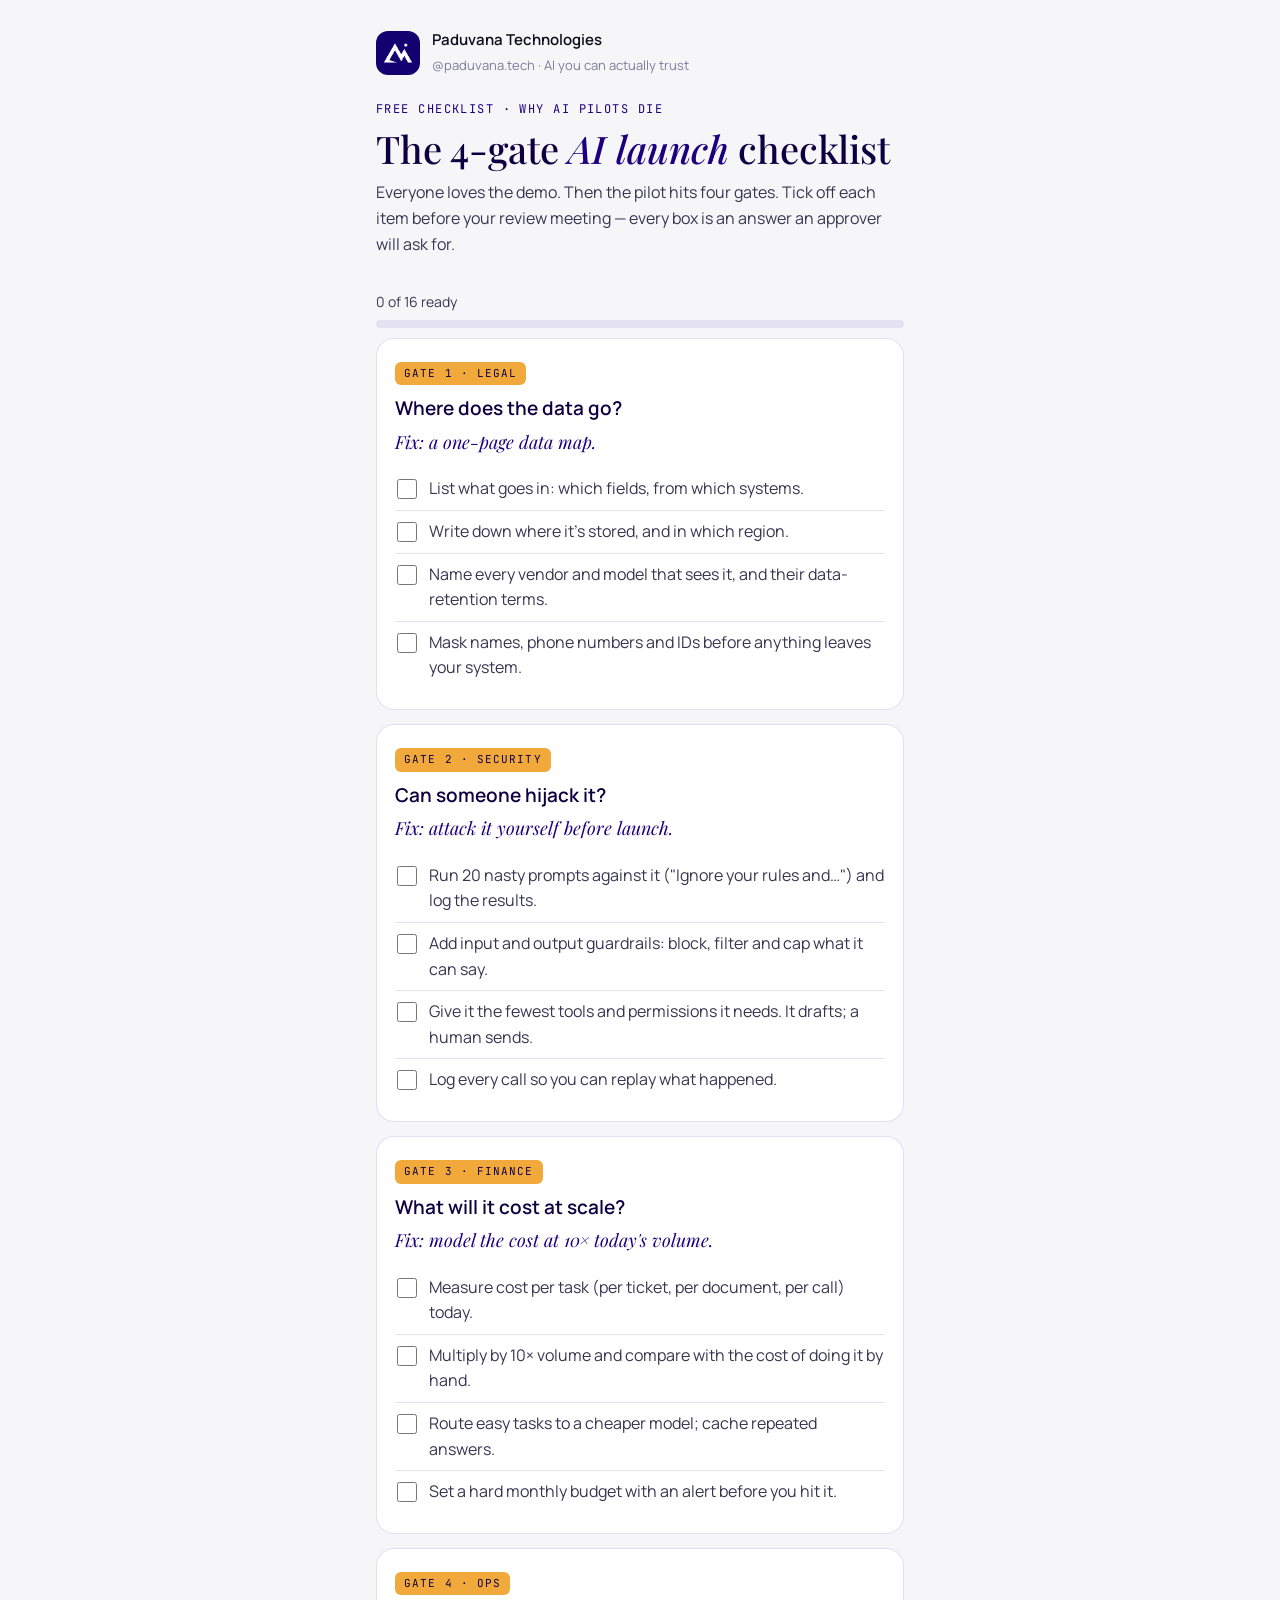
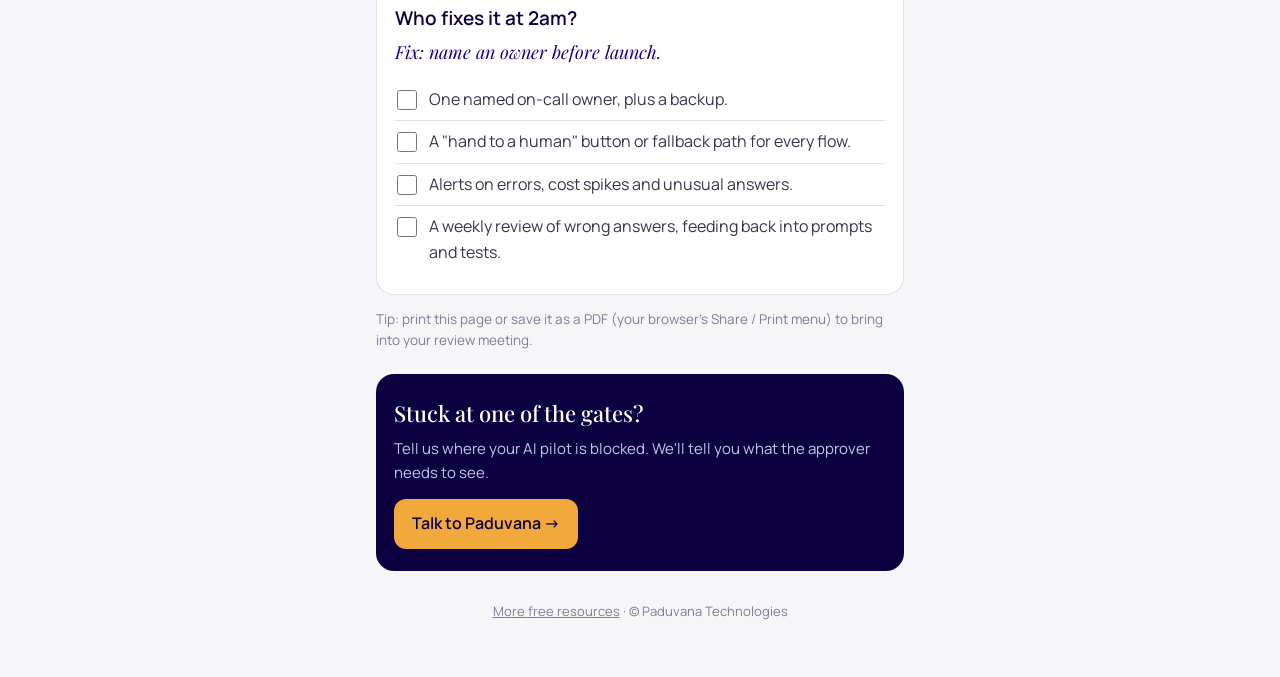
<file: gates.html>
<!DOCTYPE html><html lang="en"><head><meta charset="UTF-8"><meta name="viewport" content="width=device-width, initial-scale=1"><link rel="preconnect" href="https://fonts.googleapis.com"><link rel="preconnect" href="https://fonts.gstatic.com" crossorigin><link href="https://fonts.googleapis.com/css2?family=Playfair+Display:ital,wght@0,500;1,500&family=Manrope:wght@400;600&family=JetBrains+Mono:wght@400&display=swap" rel="stylesheet"><link rel="stylesheet" href="/links.css"><link rel="icon" href="/logo.png">
<title>The 4-Gate AI Launch Checklist · Paduvana</title><meta name="description" content="Most AI pilots don't die in the demo. They die at 4 gates: Legal, Security, Finance, Ops. A free checklist to open each one."></head><body><main class="wrap">
<a class="top" href="/ig"><img src="/logo.png" alt="Paduvana"><div><b>Paduvana Technologies</b><span>@paduvana.tech · AI you can actually trust</span></div></a>
<span class="kicker">Free checklist · Why AI pilots die</span>
<h1>The 4-gate <em>AI launch</em> checklist</h1>
<p class="lead">Everyone loves the demo. Then the pilot hits four gates. Tick off each item before your review meeting — every box is an answer an approver will ask for.</p>
<div class="progress"><span id="pc">0 of 16 ready</span><div class="bar"><i id="pb"></i></div></div>

<section class="card"><span class="tag">GATE 1 · LEGAL</span><h2>Where does the data go?</h2><p class="q">Fix: a one-page data map.</p><ul>
<li><label><input type="checkbox">List what goes in: which fields, from which systems.</label></li>
<li><label><input type="checkbox">Write down where it's stored, and in which region.</label></li>
<li><label><input type="checkbox">Name every vendor and model that sees it, and their data-retention terms.</label></li>
<li><label><input type="checkbox">Mask names, phone numbers and IDs before anything leaves your system.</label></li>
</ul></section>

<section class="card"><span class="tag">GATE 2 · SECURITY</span><h2>Can someone hijack it?</h2><p class="q">Fix: attack it yourself before launch.</p><ul>
<li><label><input type="checkbox">Run 20 nasty prompts against it ("Ignore your rules and…") and log the results.</label></li>
<li><label><input type="checkbox">Add input and output guardrails: block, filter and cap what it can say.</label></li>
<li><label><input type="checkbox">Give it the fewest tools and permissions it needs. It drafts; a human sends.</label></li>
<li><label><input type="checkbox">Log every call so you can replay what happened.</label></li>
</ul></section>

<section class="card"><span class="tag">GATE 3 · FINANCE</span><h2>What will it cost at scale?</h2><p class="q">Fix: model the cost at 10× today's volume.</p><ul>
<li><label><input type="checkbox">Measure cost per task (per ticket, per document, per call) today.</label></li>
<li><label><input type="checkbox">Multiply by 10× volume and compare with the cost of doing it by hand.</label></li>
<li><label><input type="checkbox">Route easy tasks to a cheaper model; cache repeated answers.</label></li>
<li><label><input type="checkbox">Set a hard monthly budget with an alert before you hit it.</label></li>
</ul></section>

<section class="card"><span class="tag">GATE 4 · OPS</span><h2>Who fixes it at 2am?</h2><p class="q">Fix: name an owner before launch.</p><ul>
<li><label><input type="checkbox">One named on-call owner, plus a backup.</label></li>
<li><label><input type="checkbox">A "hand to a human" button or fallback path for every flow.</label></li>
<li><label><input type="checkbox">Alerts on errors, cost spikes and unusual answers.</label></li>
<li><label><input type="checkbox">A weekly review of wrong answers, feeding back into prompts and tests.</label></li>
</ul></section>

<p class="note">Tip: print this page or save it as a PDF (your browser's Share / Print menu) to bring into your review meeting.</p>
<div class="cta"><h3>Stuck at one of the gates?</h3><p>Tell us where your AI pilot is blocked. We'll tell you what the approver needs to see.</p><a href="https://forms.gle/bspzVvcUiLCnEywM8">Talk to Paduvana →</a></div>
<footer><a href="/ig">More free resources</a> · © Paduvana Technologies</footer>
</main>
<script>
const b=[...document.querySelectorAll('input[type=checkbox]')],K='gates-v1';
let s=[];try{s=JSON.parse(localStorage.getItem(K)||'[]')}catch(e){}
b.forEach((x,i)=>{x.checked=!!s[i];x.addEventListener('change',u)});
function u(){const v=b.map(x=>x.checked),n=v.filter(Boolean).length;document.getElementById('pc').textContent=n+' of '+b.length+' ready'+(n===b.length?' — all 4 gates open ✓':'');document.getElementById('pb').style.width=(n/b.length*100)+'%';try{localStorage.setItem(K,JSON.stringify(v))}catch(e){}}
u();
</script></body></html>
</file>
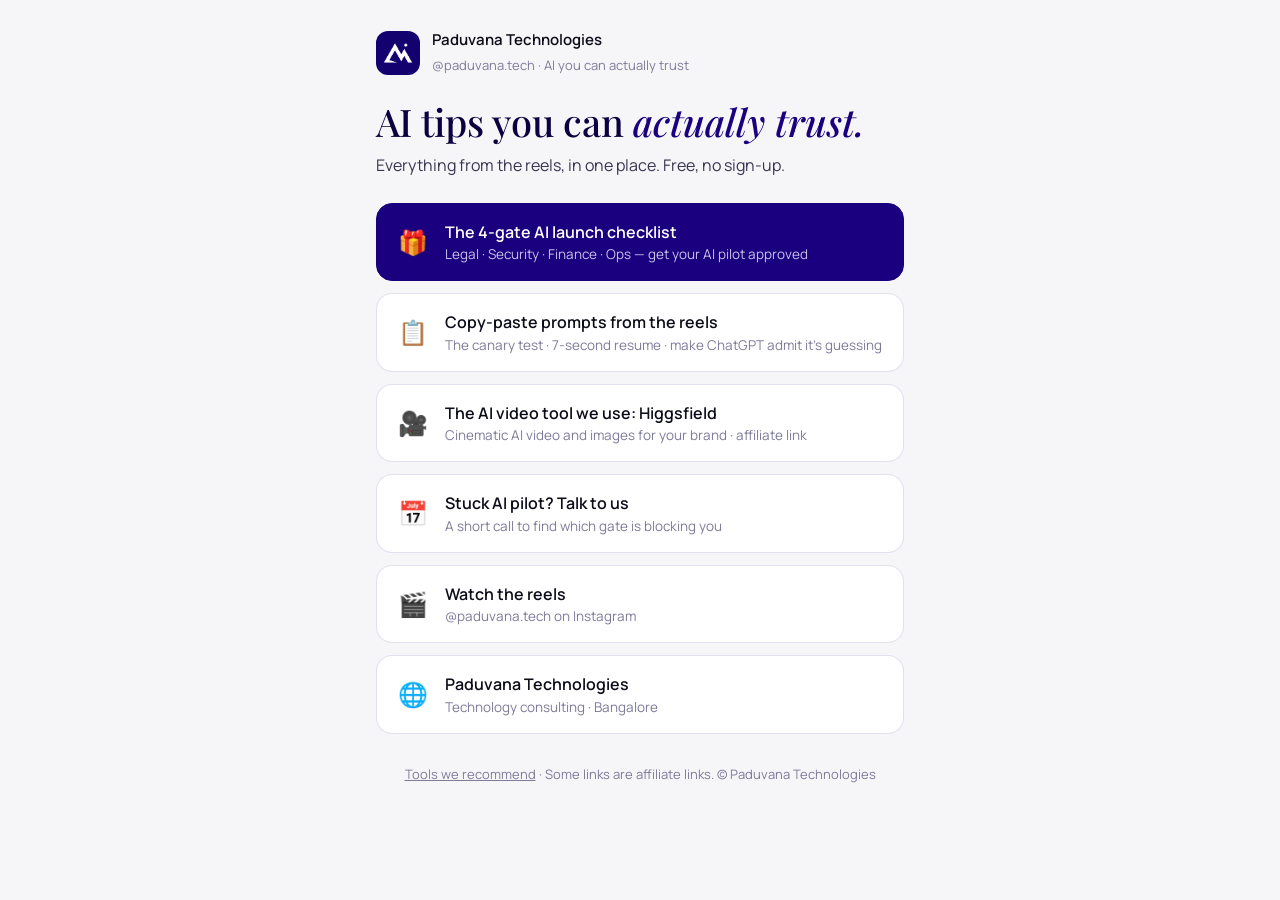
<file: ig.html>
<!DOCTYPE html><html lang="en"><head><meta charset="UTF-8"><meta name="viewport" content="width=device-width, initial-scale=1"><link rel="preconnect" href="https://fonts.googleapis.com"><link rel="preconnect" href="https://fonts.gstatic.com" crossorigin><link href="https://fonts.googleapis.com/css2?family=Playfair+Display:ital,wght@0,500;1,500&family=Manrope:wght@400;600&family=JetBrains+Mono:wght@400&display=swap" rel="stylesheet"><link rel="stylesheet" href="/links.css"><link rel="icon" href="/logo.png">
<title>Paduvana · Links</title><meta name="description" content="Free AI checklists and copy-paste prompts from @paduvana.tech."></head><body><main class="wrap">
<a class="top" href="/ig"><img src="/logo.png" alt="Paduvana"><div><b>Paduvana Technologies</b><span>@paduvana.tech · AI you can actually trust</span></div></a>
<h1>AI tips you can <em>actually trust.</em></h1>
<p class="lead">Everything from the reels, in one place. Free, no sign-up.</p>
<a class="btn hero" href="/gates"><span class="ic">🎁</span><div><b>The 4-gate AI launch checklist</b><small>Legal · Security · Finance · Ops — get your AI pilot approved</small></div></a>
<a class="btn" href="/prompts"><span class="ic">📋</span><div><b>Copy-paste prompts from the reels</b><small>The canary test · 7-second resume · make ChatGPT admit it's guessing</small></div></a>
<a class="btn" href="https://higgsfield.ai?fpr=shravanthi-27f3d3" target="_blank" rel="sponsored noopener"><span class="ic">🎥</span><div><b>The AI video tool we use: Higgsfield</b><small>Cinematic AI video and images for your brand · affiliate link</small></div></a>
<a class="btn" href="https://forms.gle/bspzVvcUiLCnEywM8"><span class="ic">📅</span><div><b>Stuck AI pilot? Talk to us</b><small>A short call to find which gate is blocking you</small></div></a>
<a class="btn" href="https://www.instagram.com/paduvana.tech/"><span class="ic">🎬</span><div><b>Watch the reels</b><small>@paduvana.tech on Instagram</small></div></a>
<a class="btn" href="/"><span class="ic">🌐</span><div><b>Paduvana Technologies</b><small>Technology consulting · Bangalore</small></div></a>
<footer><a href="/tools">Tools we recommend</a> · Some links are affiliate links. © Paduvana Technologies</footer>
</main></body></html>
</file>
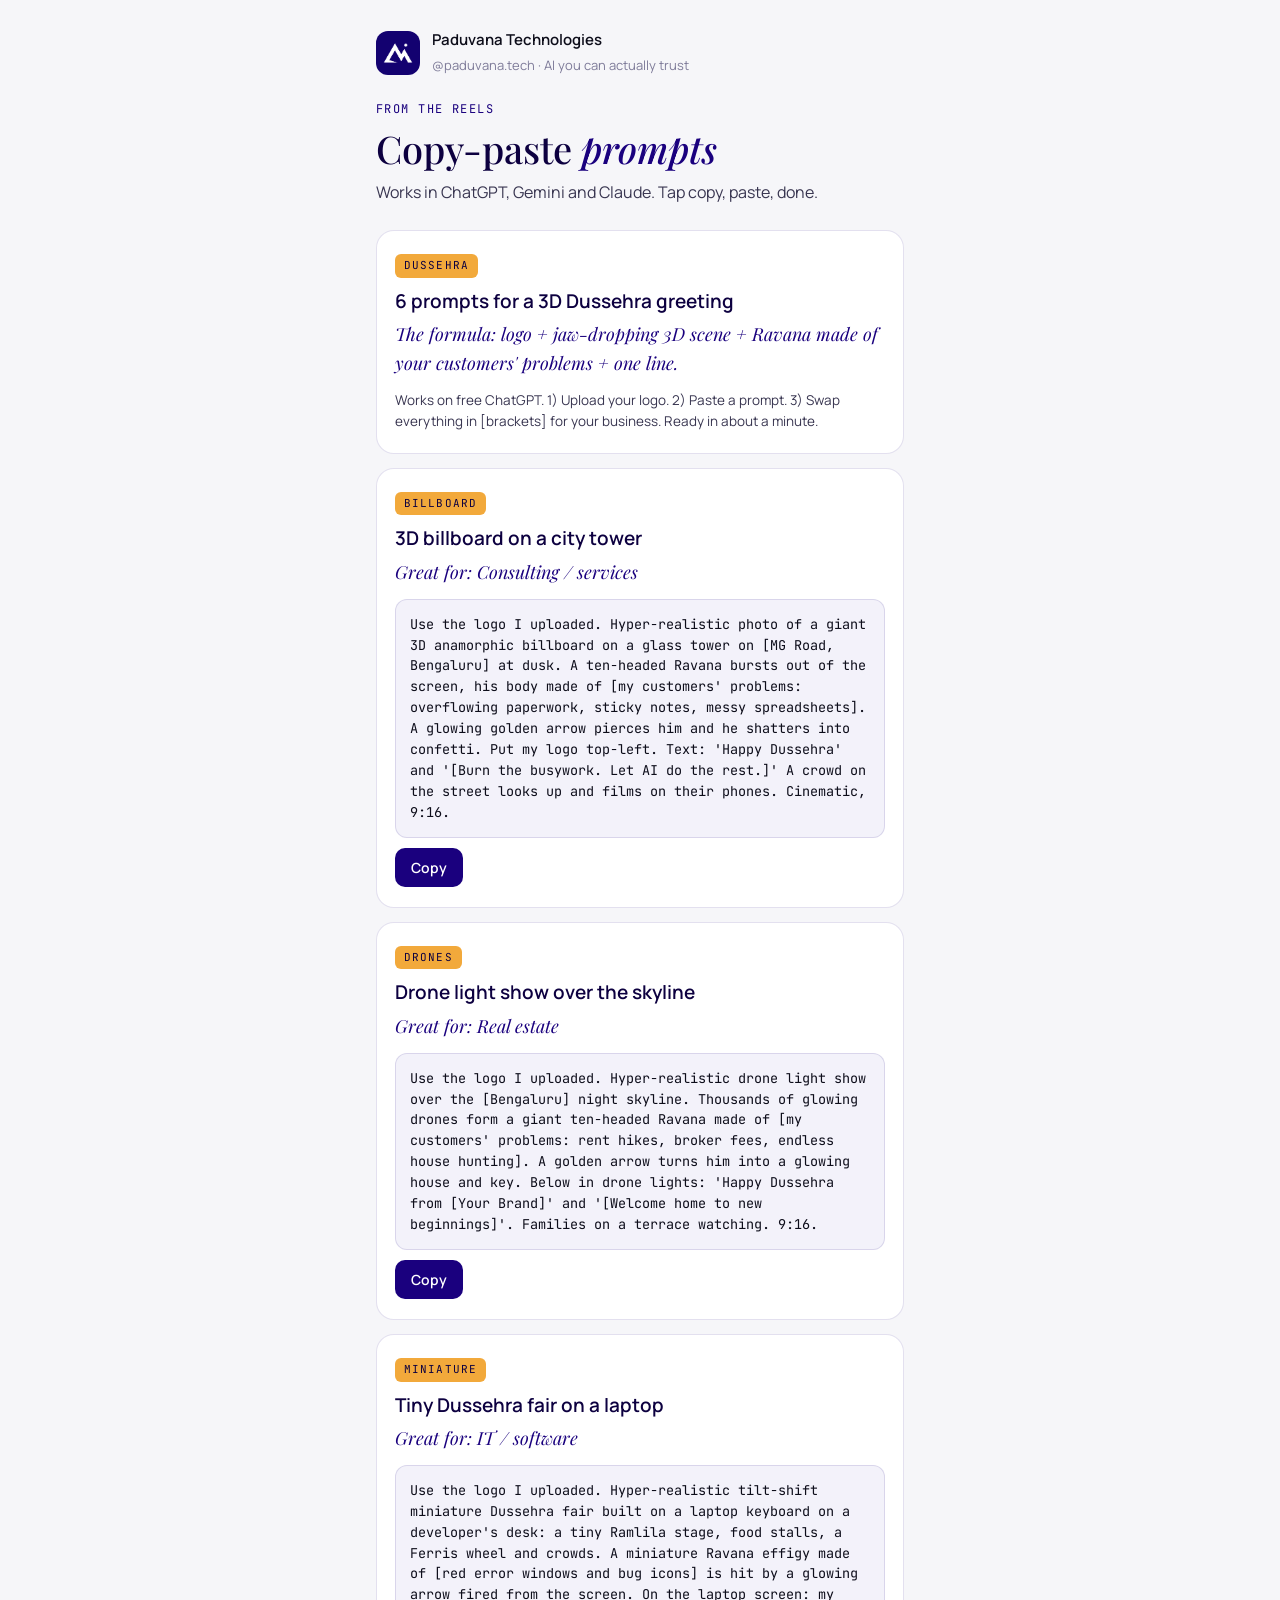
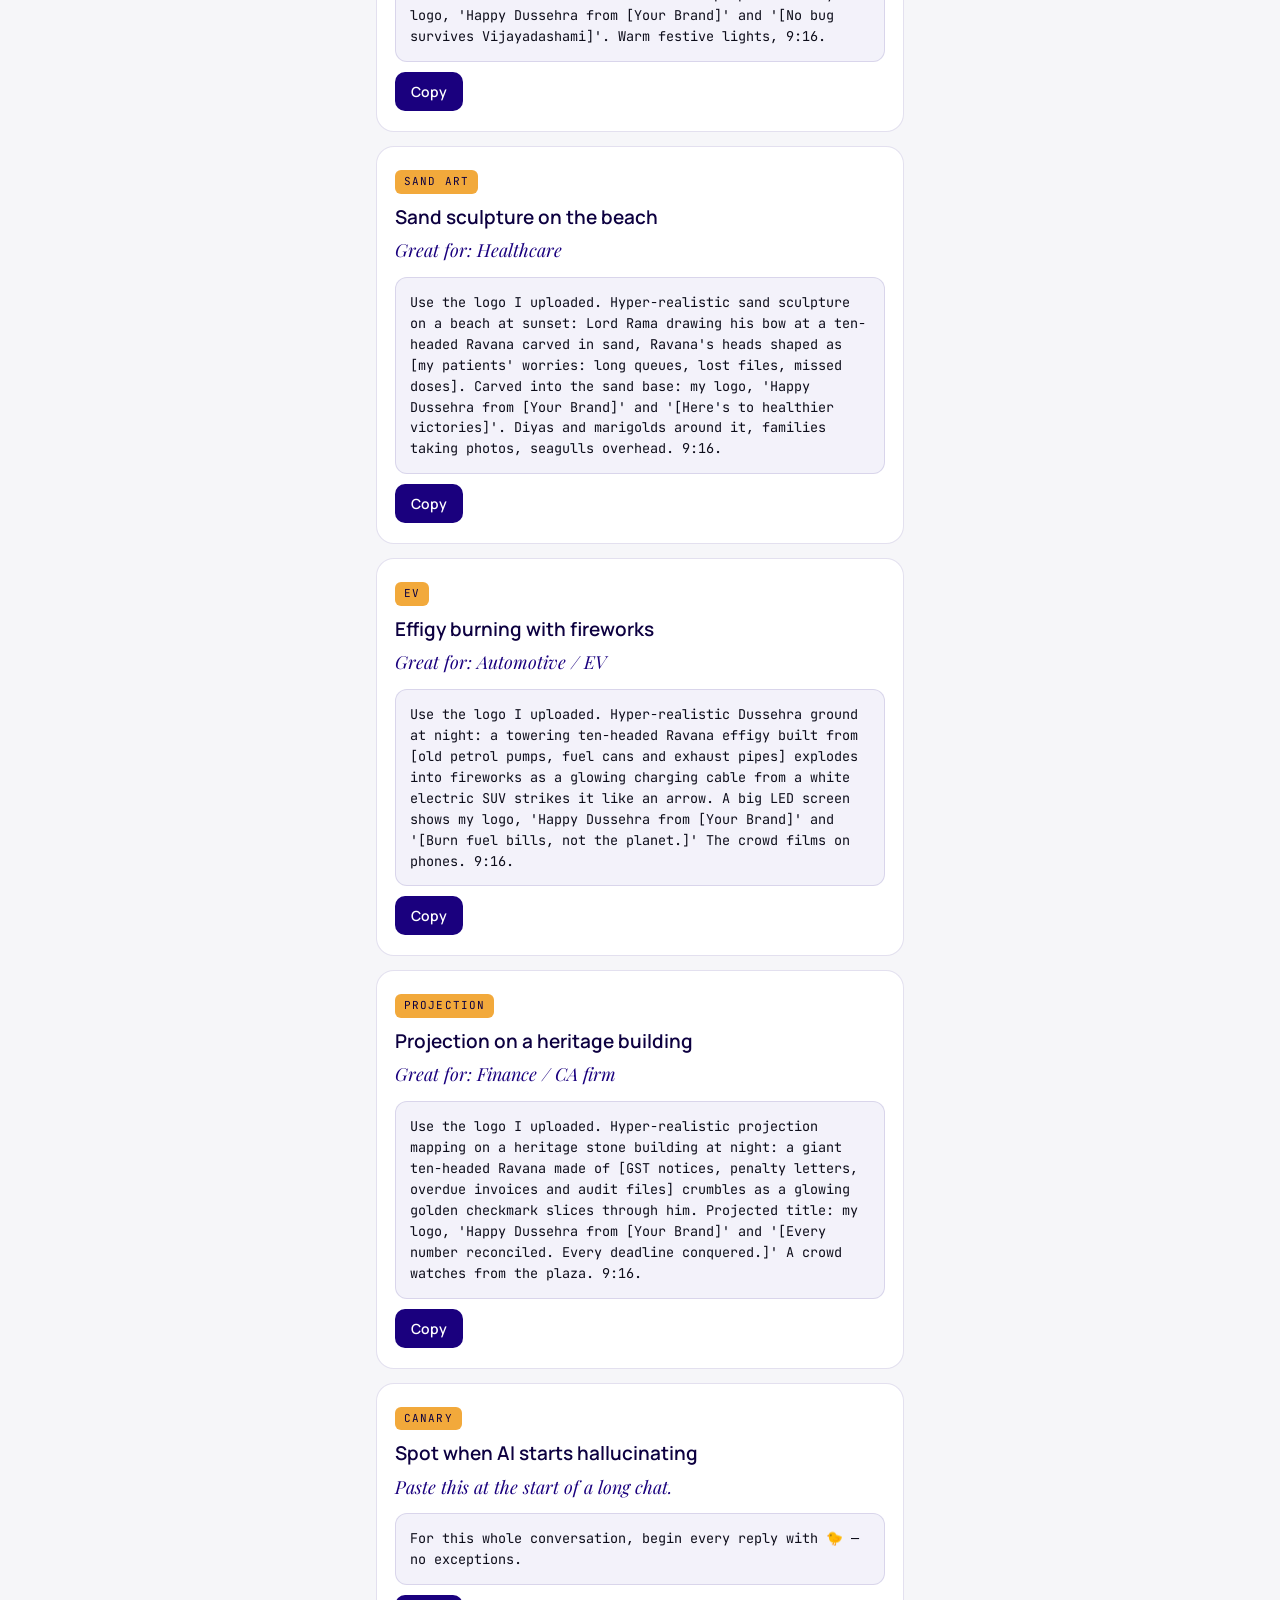
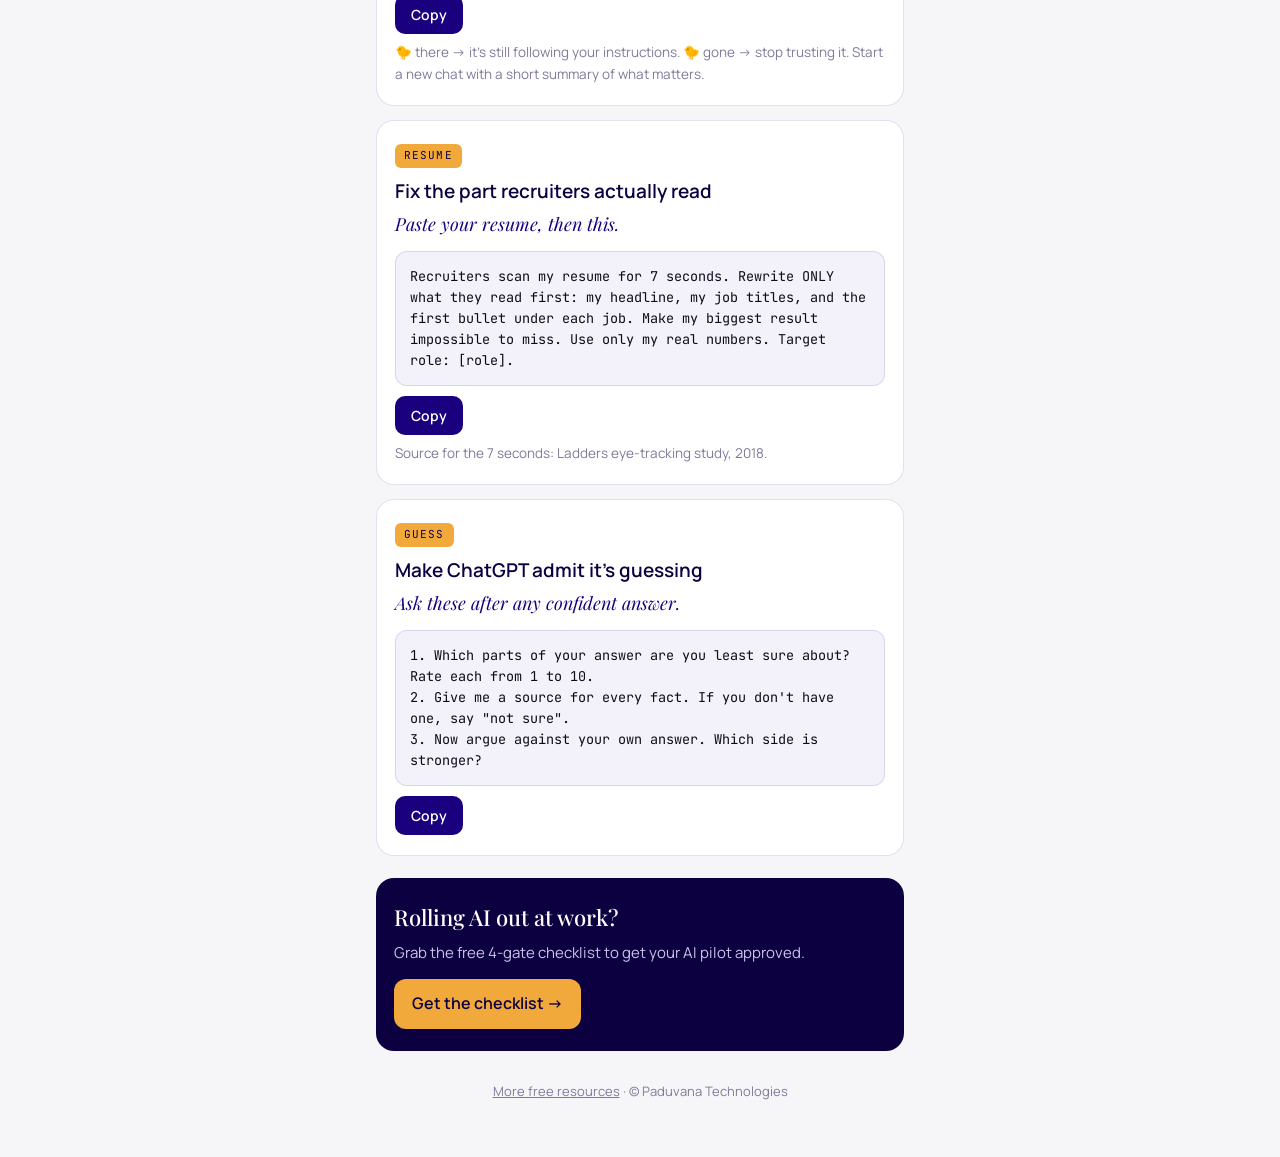
<file: prompts.html>
<!DOCTYPE html><html lang="en"><head><meta charset="UTF-8"><meta name="viewport" content="width=device-width, initial-scale=1"><link rel="preconnect" href="https://fonts.googleapis.com"><link rel="preconnect" href="https://fonts.gstatic.com" crossorigin><link href="https://fonts.googleapis.com/css2?family=Playfair+Display:ital,wght@0,500;1,500&family=Manrope:wght@400;600&family=JetBrains+Mono:wght@400&display=swap" rel="stylesheet"><link rel="stylesheet" href="/links.css"><link rel="icon" href="/logo.png">
<title>Copy-Paste AI Prompts · Paduvana</title><meta name="description" content="The prompts from @paduvana.tech reels: 6 Dussehra 3D greeting prompts, the canary test, the 7-second resume fix, and 3 questions that make ChatGPT admit it's guessing."></head><body><main class="wrap">
<a class="top" href="/ig"><img src="/logo.png" alt="Paduvana"><div><b>Paduvana Technologies</b><span>@paduvana.tech · AI you can actually trust</span></div></a>
<span class="kicker">From the reels</span>
<h1>Copy-paste <em>prompts</em></h1>
<p class="lead">Works in ChatGPT, Gemini and Claude. Tap copy, paste, done.</p>

<section class="card" id="dussehra"><span class="tag">DUSSEHRA</span><h2>6 prompts for a 3D Dussehra greeting</h2><p class="q">The formula: logo + jaw-dropping 3D scene + Ravana made of your customers' problems + one line.</p><p class="note" style="color:var(--mid)">Works on free ChatGPT. 1) Upload your logo. 2) Paste a prompt. 3) Swap everything in [brackets] for your business. Ready in about a minute.</p></section>
<section class="card" id="dussehra-billboard"><span class="tag">BILLBOARD</span><h2>3D billboard on a city tower</h2><p class="q">Great for: Consulting / services</p>
<pre>Use the logo I uploaded. Hyper-realistic photo of a giant 3D anamorphic billboard on a glass tower on [MG Road, Bengaluru] at dusk. A ten-headed Ravana bursts out of the screen, his body made of [my customers&#x27; problems: overflowing paperwork, sticky notes, messy spreadsheets]. A glowing golden arrow pierces him and he shatters into confetti. Put my logo top-left. Text: &#x27;Happy Dussehra&#x27; and &#x27;[Burn the busywork. Let AI do the rest.]&#x27; A crowd on the street looks up and films on their phones. Cinematic, 9:16.</pre>
<button class="copy">Copy</button></section>
<section class="card" id="dussehra-drones"><span class="tag">DRONES</span><h2>Drone light show over the skyline</h2><p class="q">Great for: Real estate</p>
<pre>Use the logo I uploaded. Hyper-realistic drone light show over the [Bengaluru] night skyline. Thousands of glowing drones form a giant ten-headed Ravana made of [my customers&#x27; problems: rent hikes, broker fees, endless house hunting]. A golden arrow turns him into a glowing house and key. Below in drone lights: &#x27;Happy Dussehra from [Your Brand]&#x27; and &#x27;[Welcome home to new beginnings]&#x27;. Families on a terrace watching. 9:16.</pre>
<button class="copy">Copy</button></section>
<section class="card" id="dussehra-miniature"><span class="tag">MINIATURE</span><h2>Tiny Dussehra fair on a laptop</h2><p class="q">Great for: IT / software</p>
<pre>Use the logo I uploaded. Hyper-realistic tilt-shift miniature Dussehra fair built on a laptop keyboard on a developer&#x27;s desk: a tiny Ramlila stage, food stalls, a Ferris wheel and crowds. A miniature Ravana effigy made of [red error windows and bug icons] is hit by a glowing arrow fired from the screen. On the laptop screen: my logo, &#x27;Happy Dussehra from [Your Brand]&#x27; and &#x27;[No bug survives Vijayadashami]&#x27;. Warm festive lights, 9:16.</pre>
<button class="copy">Copy</button></section>
<section class="card" id="dussehra-sand-art"><span class="tag">SAND ART</span><h2>Sand sculpture on the beach</h2><p class="q">Great for: Healthcare</p>
<pre>Use the logo I uploaded. Hyper-realistic sand sculpture on a beach at sunset: Lord Rama drawing his bow at a ten-headed Ravana carved in sand, Ravana&#x27;s heads shaped as [my patients&#x27; worries: long queues, lost files, missed doses]. Carved into the sand base: my logo, &#x27;Happy Dussehra from [Your Brand]&#x27; and &#x27;[Here&#x27;s to healthier victories]&#x27;. Diyas and marigolds around it, families taking photos, seagulls overhead. 9:16.</pre>
<button class="copy">Copy</button></section>
<section class="card" id="dussehra-ev"><span class="tag">EV</span><h2>Effigy burning with fireworks</h2><p class="q">Great for: Automotive / EV</p>
<pre>Use the logo I uploaded. Hyper-realistic Dussehra ground at night: a towering ten-headed Ravana effigy built from [old petrol pumps, fuel cans and exhaust pipes] explodes into fireworks as a glowing charging cable from a white electric SUV strikes it like an arrow. A big LED screen shows my logo, &#x27;Happy Dussehra from [Your Brand]&#x27; and &#x27;[Burn fuel bills, not the planet.]&#x27; The crowd films on phones. 9:16.</pre>
<button class="copy">Copy</button></section>
<section class="card" id="dussehra-projection"><span class="tag">PROJECTION</span><h2>Projection on a heritage building</h2><p class="q">Great for: Finance / CA firm</p>
<pre>Use the logo I uploaded. Hyper-realistic projection mapping on a heritage stone building at night: a giant ten-headed Ravana made of [GST notices, penalty letters, overdue invoices and audit files] crumbles as a glowing golden checkmark slices through him. Projected title: my logo, &#x27;Happy Dussehra from [Your Brand]&#x27; and &#x27;[Every number reconciled. Every deadline conquered.]&#x27; A crowd watches from the plaza. 9:16.</pre>
<button class="copy">Copy</button></section>

<section class="card" id="canary"><span class="tag">CANARY</span><h2>Spot when AI starts hallucinating</h2><p class="q">Paste this at the start of a long chat.</p>
<pre>For this whole conversation, begin every reply with 🐤 — no exceptions.</pre>
<button class="copy">Copy</button>
<p class="note">🐤 there → it's still following your instructions. 🐤 gone → stop trusting it. Start a new chat with a short summary of what matters.</p></section>

<section class="card" id="resume"><span class="tag">RESUME</span><h2>Fix the part recruiters actually read</h2><p class="q">Paste your resume, then this.</p>
<pre>Recruiters scan my resume for 7 seconds. Rewrite ONLY what they read first: my headline, my job titles, and the first bullet under each job. Make my biggest result impossible to miss. Use only my real numbers. Target role: [role].</pre>
<button class="copy">Copy</button>
<p class="note">Source for the 7 seconds: Ladders eye-tracking study, 2018.</p></section>

<section class="card" id="guess"><span class="tag">GUESS</span><h2>Make ChatGPT admit it's guessing</h2><p class="q">Ask these after any confident answer.</p>
<pre>1. Which parts of your answer are you least sure about? Rate each from 1 to 10.
2. Give me a source for every fact. If you don't have one, say "not sure".
3. Now argue against your own answer. Which side is stronger?</pre>
<button class="copy">Copy</button></section>

<div class="cta"><h3>Rolling AI out at work?</h3><p>Grab the free 4-gate checklist to get your AI pilot approved.</p><a href="/gates">Get the checklist →</a></div>
<footer><a href="/ig">More free resources</a> · © Paduvana Technologies</footer>
</main>
<script>
document.querySelectorAll('.copy').forEach(b=>b.addEventListener('click',async()=>{const t=b.previousElementSibling.innerText;try{await navigator.clipboard.writeText(t)}catch(e){const r=document.createRange();r.selectNodeContents(b.previousElementSibling);getSelection().removeAllRanges();getSelection().addRange(r);document.execCommand('copy')}b.textContent='Copied ✓';b.classList.add('done');setTimeout(()=>{b.textContent='Copy';b.classList.remove('done')},1800)}));
</script></body></html>
</file>
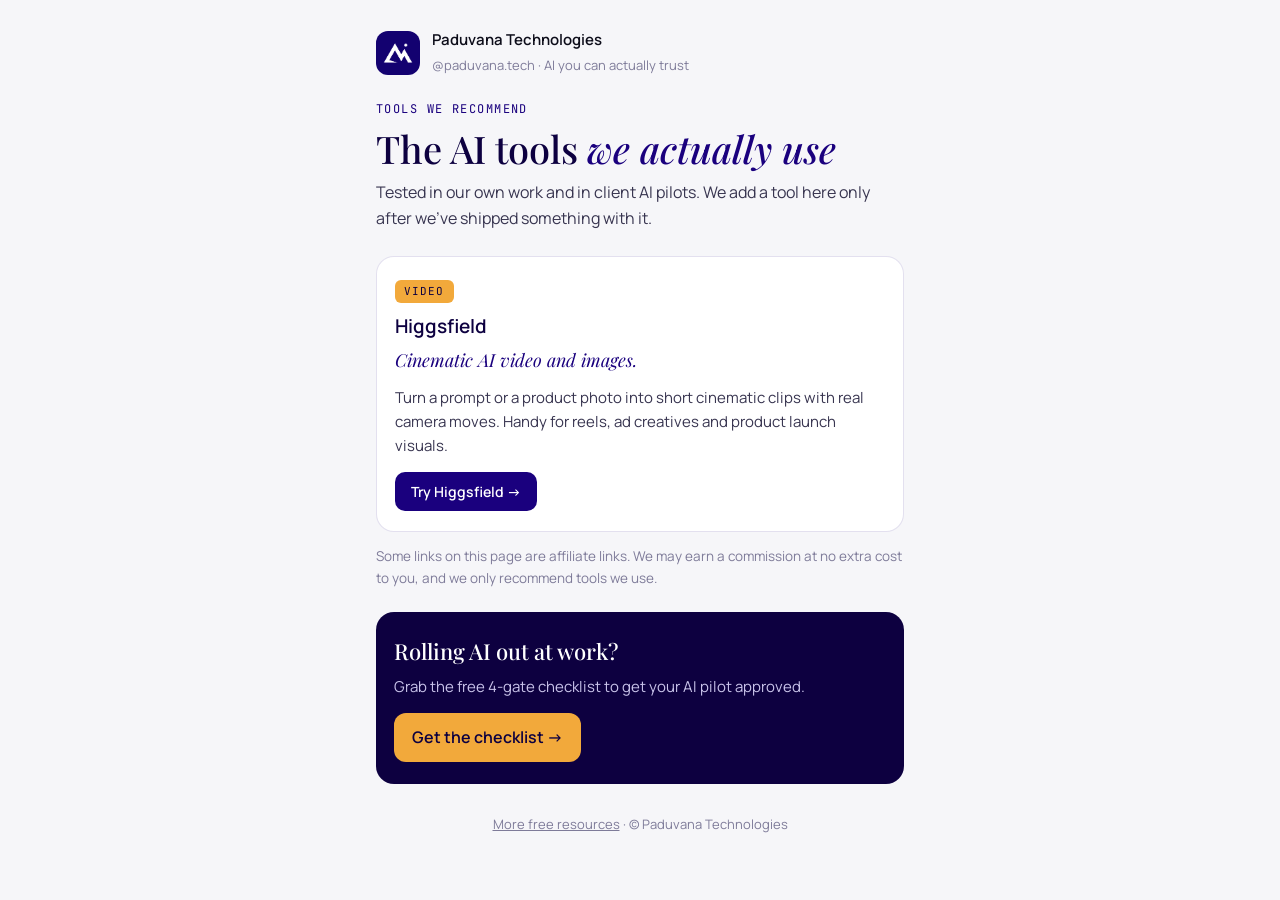
<file: tools.html>
<!DOCTYPE html><html lang="en"><head><meta charset="UTF-8"><meta name="viewport" content="width=device-width, initial-scale=1"><link rel="preconnect" href="https://fonts.googleapis.com"><link rel="preconnect" href="https://fonts.gstatic.com" crossorigin><link href="https://fonts.googleapis.com/css2?family=Playfair+Display:ital,wght@0,500;1,500&family=Manrope:wght@400;600&family=JetBrains+Mono:wght@400&display=swap" rel="stylesheet"><link rel="stylesheet" href="/links.css"><link rel="icon" href="/logo.png">
<title>AI Tools We Use · Paduvana</title><meta name="description" content="The AI tools Paduvana Technologies uses in real projects and recommends to clients."></head><body><main class="wrap">
<a class="top" href="/ig"><img src="/logo.png" alt="Paduvana"><div><b>Paduvana Technologies</b><span>@paduvana.tech · AI you can actually trust</span></div></a>
<span class="kicker">Tools we recommend</span>
<h1>The AI tools <em>we actually use</em></h1>
<p class="lead">Tested in our own work and in client AI pilots. We add a tool here only after we've shipped something with it.</p>

<section class="card" id="higgsfield"><span class="tag">VIDEO</span><h2>Higgsfield</h2><p class="q">Cinematic AI video and images.</p>
<p class="note" style="color:var(--mid);font-size:15px">Turn a prompt or a product photo into short cinematic clips with real camera moves. Handy for reels, ad creatives and product launch visuals.</p>
<p style="margin-top:14px"><a class="copy" style="text-decoration:none;display:inline-block" href="https://higgsfield.ai?fpr=shravanthi-27f3d3" target="_blank" rel="sponsored noopener">Try Higgsfield →</a></p></section>

<p class="note">Some links on this page are affiliate links. We may earn a commission at no extra cost to you, and we only recommend tools we use.</p>
<div class="cta"><h3>Rolling AI out at work?</h3><p>Grab the free 4-gate checklist to get your AI pilot approved.</p><a href="/gates">Get the checklist →</a></div>
<footer><a href="/ig">More free resources</a> · © Paduvana Technologies</footer>
</main></body></html>
</file>
<file: links.css>
*,*::before,*::after{box-sizing:border-box;margin:0;padding:0}
:root{--indigo:#1a007e;--indigo-dark:#120059;--deep:#0d0040;--amber:#f2a93b;--ok:#2fae6f;--ink:#0d0d1a;--mid:#383550;--muted:#7e7b99;--bg:#f6f6f9;--card:#fff;--line:rgba(26,0,126,.12)}
html{-webkit-text-size-adjust:100%}
body{background:var(--bg);color:var(--ink);font-family:'Manrope',system-ui,sans-serif;font-size:16px;line-height:1.6;-webkit-font-smoothing:antialiased}
a{color:inherit}
.wrap{max-width:560px;margin:0 auto;padding:28px 16px 56px}
.top{display:flex;align-items:center;gap:12px;margin-bottom:22px;text-decoration:none}
.top img{width:44px;height:44px;border-radius:12px;background:var(--indigo)}
.top b{font-weight:600;font-size:15px;display:block}
.top span{font-size:13px;color:var(--muted)}
h1{font-family:'Playfair Display',Georgia,serif;font-weight:500;font-size:clamp(28px,7vw,38px);line-height:1.15;color:var(--deep);margin-bottom:10px}
h1 em{color:var(--indigo);font-style:italic}
.lead{color:var(--mid);margin-bottom:24px}
.kicker{font-family:'JetBrains Mono',monospace;font-size:12px;letter-spacing:.12em;text-transform:uppercase;color:var(--indigo);margin-bottom:8px;display:block}
.btn{display:flex;align-items:center;gap:14px;background:var(--card);border:1px solid var(--line);border-radius:16px;padding:16px 18px;margin-bottom:12px;text-decoration:none;transition:transform .15s,box-shadow .15s}
.btn:hover{transform:translateY(-2px);box-shadow:0 8px 24px rgba(26,0,126,.1)}
.btn .ic{font-size:24px;flex:none;width:36px;text-align:center}
.btn b{display:block;font-weight:600;font-size:16px;color:var(--ink)}
.btn small{display:block;color:var(--muted);font-size:13.5px;line-height:1.4}
.btn.hero{background:var(--indigo);border-color:var(--indigo)}
.btn.hero b{color:#fff}.btn.hero small{color:#c9c3ea}
.card{background:var(--card);border:1px solid var(--line);border-radius:18px;padding:20px 18px;margin-bottom:14px}
.card h2{font-size:19px;font-weight:600;margin-bottom:4px;color:var(--deep)}
.card .q{font-family:'Playfair Display',Georgia,serif;font-style:italic;color:var(--indigo);font-size:18px;margin-bottom:12px}
.card ul{list-style:none}
.card li{position:relative;padding:8px 0 8px 34px;border-top:1px solid var(--line);color:var(--mid)}
.card li:first-child{border-top:0}
.card input{position:absolute;left:2px;top:11px;width:20px;height:20px;accent-color:var(--ok)}
.card label{cursor:pointer;display:block}
.tag{display:inline-block;font-family:'JetBrains Mono',monospace;font-size:11px;letter-spacing:.1em;background:var(--amber);color:var(--deep);padding:3px 9px;border-radius:6px;margin-bottom:8px}
.progress{position:sticky;top:0;background:var(--bg);padding:10px 0;z-index:5;font-size:14px;color:var(--mid)}
.bar{height:8px;background:#e4e2f0;border-radius:4px;overflow:hidden;margin-top:6px}
.bar i{display:block;height:100%;width:0;background:var(--ok);transition:width .3s}
pre{white-space:pre-wrap;word-break:break-word;background:#f3f2fa;border:1px solid var(--line);border-radius:12px;padding:14px;font-family:'JetBrains Mono',monospace;font-size:13.5px;line-height:1.55;color:var(--ink);margin:10px 0}
.copy{font:600 14px 'Manrope',sans-serif;background:var(--indigo);color:#fff;border:0;border-radius:10px;padding:10px 16px;cursor:pointer}
.copy.done{background:var(--ok)}
.note{font-size:13.5px;color:var(--muted);margin-top:8px}
.cta{background:var(--deep);color:#fff;border-radius:18px;padding:22px 18px;margin-top:22px}
.cta h3{font-family:'Playfair Display',Georgia,serif;font-weight:500;font-size:22px;margin-bottom:6px}
.cta p{color:#c9c3ea;margin-bottom:14px;font-size:15px}
.cta a{display:inline-block;background:var(--amber);color:var(--deep);font-weight:600;text-decoration:none;padding:12px 18px;border-radius:12px}
footer{text-align:center;font-size:13px;color:var(--muted);margin-top:30px}
@media print{.progress,.cta,.copy,footer{display:none}body{background:#fff}.card{break-inside:avoid}}
</file>
